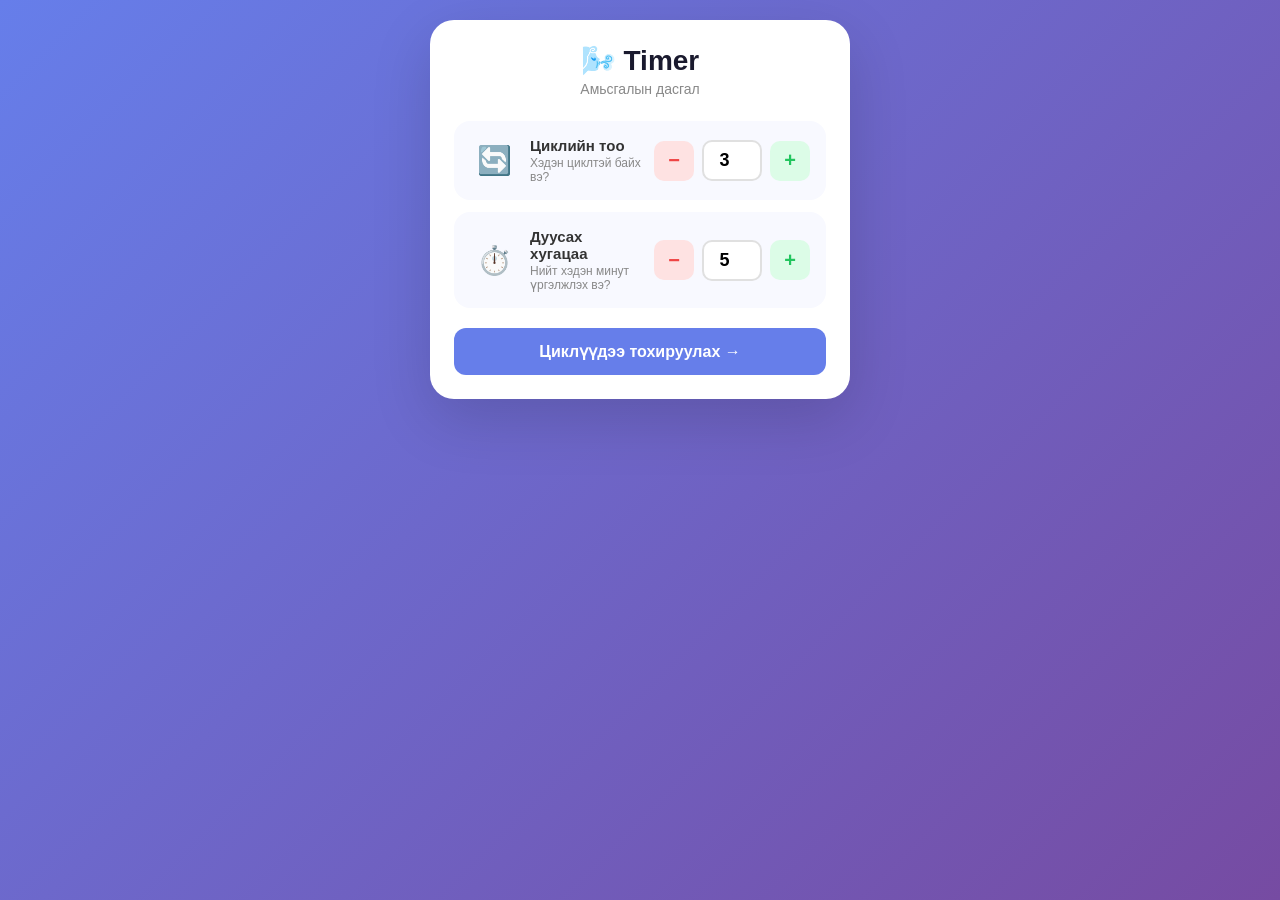
<file: clock-js/index.html>
<!DOCTYPE html>
<html lang="mn">
<head>
  <meta charset="UTF-8">
  <meta name="viewport" content="width=device-width, initial-scale=1.0">
  <title>🌬️ Timer - Амьсгалын дасгал</title>
  <link rel="stylesheet" href="style.css">
</head>
<body>
  <div class="container">
    <!-- Гарчиг -->
    <h1 class="title">🌬️ Timer</h1>
    <p class="subtitle">Амьсгалын дасгал</p>

    <!-- Алхам 1: Эхлэл тохиргоо -->
    <div id="step1" class="step active">
      <div class="card">
        <div class="card-icon">🔄</div>
        <div class="card-content">
          <h3>Циклийн тоо</h3>
          <p>Хэдэн циклтэй байх вэ?</p>
        </div>
        <div class="input-group">
          <button class="btn-minus" onclick="changeValue('cycleCount', -1)">−</button>
          <input type="number" id="cycleCount" value="3" min="1" max="50">
          <button class="btn-plus" onclick="changeValue('cycleCount', 1)">+</button>
        </div>
      </div>

      <div class="card">
        <div class="card-icon">⏱️</div>
        <div class="card-content">
          <h3>Дуусах хугацаа</h3>
          <p>Нийт хэдэн минут үргэлжлэх вэ?</p>
        </div>
        <div class="input-group">
          <button class="btn-minus" onclick="changeValue('finishMinutes', -1)">−</button>
          <input type="number" id="finishMinutes" value="5" min="1" max="120">
          <button class="btn-plus" onclick="changeValue('finishMinutes', 1)">+</button>
        </div>
      </div>

      <button class="btn-primary" onclick="goToStep2()">
        Циклүүдээ тохируулах →
      </button>
    </div>

    <!-- Алхам 2: Цикл тохируулах -->
    <div id="step2" class="step">
      <div class="page-indicator" id="pageIndicator"></div>

      <div class="cycle-card" id="cycleCard">
        <div class="cycle-number" id="cycleNumber">1</div>
        <label>Циклийн нэр</label>
        <input type="text" id="cycleName" class="cycle-input" value="Цикл 1">
        <label>Үргэлжлэх хугацаа (секунд)</label>
        <div class="input-group">
          <button class="btn-minus" onclick="changeCycleDuration(-1)">−</button>
          <input type="number" id="cycleDuration" value="5" min="1" max="600">
          <button class="btn-plus" onclick="changeCycleDuration(5)">+</button>
        </div>
      </div>

      <div class="btn-row">
        <button class="btn-secondary" id="prevBtn" onclick="prevCycle()">← Өмнөх</button>
        <button class="btn-primary" id="nextBtn" onclick="nextCycle()">Дараах →</button>
      </div>
    </div>

    <!-- Алхам 3: Дасгал -->
    <div id="step3" class="step">
      <div class="phase-badge" id="phaseBadge">🔄 Цикл 1</div>

      <!-- Тойрог -->
      <div class="circle" id="circle">
        <div class="circle-text">
          <span id="phaseText">Бэлэн</span>
          <span class="seconds" id="secondsDisplay"></span>
        </div>
      </div>

      <!-- Прогресс бар -->
      <div class="progress-bar">
        <div class="progress-fill" id="progressFill"></div>
      </div>

      <!-- Товчнууд -->
      <div class="btn-row">
        <button class="btn-start" id="startBtn" onclick="toggleBreathing()">▶ Эхлэх</button>
        <button class="btn-reset" onclick="resetToStep1()">⟲ Шинэчлэх</button>
      </div>

      <!-- Статистик -->
      <div class="stats">
        <span id="cycleStats">Цикл: 0 / 3</span>
        <span id="timeStats">Үлдсэн: 5:00</span>
      </div>

      <!-- Циклийн жагсаалт -->
      <div class="cycle-list" id="cycleList"></div>
    </div>
  </div>

  <script src="app.js"></script>
</body>
</html>
</file>
<file: clock-js/style.css>
/* ============================================
   🌬️ Timer - Амьсгалын дасгал
   CSS стиль
   ============================================ */

/* Үндсэн тохиргоо */
* {
  margin: 0;
  padding: 0;
  box-sizing: border-box;
}

body {
  font-family: -apple-system, BlinkMacSystemFont, 'Segoe UI', Roboto, sans-serif;
  background: linear-gradient(135deg, #667eea 0%, #764ba2 100%);
  min-height: 100vh;
  display: flex;
  justify-content: center;
  align-items: flex-start;
  padding: 20px;
  color: #333;
}

/* Үндсэн сав */
.container {
  background: white;
  border-radius: 24px;
  padding: 24px;
  max-width: 420px;
  width: 100%;
  box-shadow: 0 20px 60px rgba(0, 0, 0, 0.15);
}

/* Гарчиг */
.title {
  text-align: center;
  font-size: 28px;
  font-weight: 800;
  color: #1a1a2e;
  margin-bottom: 4px;
}

.subtitle {
  text-align: center;
  font-size: 14px;
  color: #888;
  margin-bottom: 24px;
}

/* Алхам харуулах/нуух */
.step {
  display: none;
}
.step.active {
  display: block;
}

/* ============ АЛХАМ 1: Картууд ============ */
.card {
  display: flex;
  align-items: center;
  gap: 12px;
  background: #f8f9ff;
  border-radius: 16px;
  padding: 16px;
  margin-bottom: 12px;
}

.card-icon {
  font-size: 28px;
  width: 48px;
  text-align: center;
}

.card-content {
  flex: 1;
}

.card-content h3 {
  font-size: 15px;
  font-weight: 700;
  margin-bottom: 2px;
}

.card-content p {
  font-size: 12px;
  color: #888;
}

/* ============ Товчнууд ============ */
.btn-primary {
  width: 100%;
  padding: 14px;
  background: #667eea;
  color: white;
  border: none;
  border-radius: 12px;
  font-size: 16px;
  font-weight: 600;
  cursor: pointer;
  transition: all 0.2s;
  margin-top: 8px;
}

.btn-primary:hover {
  background: #5a6fd6;
  transform: translateY(-1px);
  box-shadow: 0 4px 12px rgba(102, 126, 234, 0.4);
}

.btn-secondary {
  flex: 1;
  padding: 14px;
  background: white;
  color: #667eea;
  border: 2px solid #667eea;
  border-radius: 12px;
  font-size: 15px;
  font-weight: 600;
  cursor: pointer;
  transition: all 0.2s;
}

.btn-secondary:hover {
  background: #f0f2ff;
}

.btn-start {
  flex: 1;
  padding: 14px;
  background: #667eea;
  color: white;
  border: none;
  border-radius: 12px;
  font-size: 15px;
  font-weight: 600;
  cursor: pointer;
  transition: all 0.2s;
}

.btn-start:hover {
  background: #5a6fd6;
  transform: translateY(-1px);
}

.btn-start.running {
  background: #f5576c;
}

.btn-start.running:hover {
  background: #e04a5e;
}

.btn-reset {
  flex: 1;
  padding: 14px;
  background: white;
  color: #667eea;
  border: 2px solid #667eea;
  border-radius: 12px;
  font-size: 15px;
  font-weight: 600;
  cursor: pointer;
  transition: all 0.2s;
}

.btn-reset:hover {
  background: #f0f2ff;
}

.btn-row {
  display: flex;
  gap: 10px;
  margin-top: 16px;
}

/* ============ Тоо оруулах ============ */
.input-group {
  display: flex;
  align-items: center;
  gap: 8px;
}

.input-group input {
  width: 60px;
  text-align: center;
  font-size: 18px;
  font-weight: 700;
  padding: 8px;
  border: 2px solid #e0e0e0;
  border-radius: 10px;
  outline: none;
}

.input-group input:focus {
  border-color: #667eea;
}

.btn-minus, .btn-plus {
  width: 40px;
  height: 40px;
  border: none;
  border-radius: 10px;
  font-size: 20px;
  font-weight: 700;
  cursor: pointer;
  transition: all 0.2s;
}

.btn-minus {
  background: #fee2e2;
  color: #ef4444;
}

.btn-minus:hover {
  background: #fecaca;
}

.btn-plus {
  background: #dcfce7;
  color: #22c55e;
}

.btn-plus:hover {
  background: #bbf7d0;
}

/* ============ АЛХАМ 2: Цикл тохируулах ============ */
.page-indicator {
  display: flex;
  justify-content: center;
  gap: 8px;
  margin-bottom: 16px;
}

.page-dot {
  width: 10px;
  height: 10px;
  border-radius: 5px;
  background: #ddd;
  transition: all 0.3s;
}

.page-dot.active {
  width: 24px;
  background: #667eea;
}

.cycle-card {
  background: #f8f9ff;
  border: 2px solid rgba(102, 126, 234, 0.2);
  border-radius: 20px;
  padding: 24px;
  text-align: center;
}

.cycle-number {
  width: 48px;
  height: 48px;
  background: linear-gradient(135deg, #667eea, #764ba2);
  border-radius: 50%;
  display: flex;
  align-items: center;
  justify-content: center;
  color: white;
  font-size: 20px;
  font-weight: 800;
  margin: 0 auto 16px;
}

.cycle-card label {
  display: block;
  text-align: left;
  font-size: 13px;
  font-weight: 500;
  color: #888;
  margin-bottom: 6px;
}

.cycle-input {
  width: 100%;
  padding: 12px;
  font-size: 16px;
  font-weight: 700;
  text-align: center;
  border: 2px solid #e0e0e0;
  border-radius: 12px;
  outline: none;
  margin-bottom: 16px;
}

.cycle-input:focus {
  border-color: #667eea;
}

/* ============ АЛХАМ 3: Дасгал ============ */
.phase-badge {
  display: inline-block;
  padding: 6px 14px;
  background: rgba(102, 126, 234, 0.1);
  color: #667eea;
  border-radius: 20px;
  font-size: 14px;
  font-weight: 700;
  margin-bottom: 16px;
}

/* Тойрог */
.circle {
  width: 200px;
  height: 200px;
  border-radius: 50%;
  margin: 0 auto 16px;
  display: flex;
  align-items: center;
  justify-content: center;
  background: linear-gradient(135deg, #e0e5ff, #e0e5ff);
  box-shadow: 0 8px 32px rgba(102, 126, 234, 0.3);
  transition: all 0.3s;
}

.circle.speaking {
  background: linear-gradient(135deg, #667eea, #5a6fd6);
}

.circle.counting {
  background: linear-gradient(135deg, #43e97b, #38d976);
  animation: pulse 1s ease-in-out infinite;
}

@keyframes pulse {
  0%, 100% { transform: scale(1); }
  50% { transform: scale(1.1); }
}

.circle-text {
  text-align: center;
  color: white;
}

.circle-text span {
  display: block;
  font-size: 18px;
  font-weight: 700;
  text-shadow: 0 2px 8px rgba(0, 0, 0, 0.15);
}

.circle-text .seconds {
  font-size: 40px;
  font-weight: 800;
  margin-top: 4px;
}

/* Прогресс бар */
.progress-bar {
  height: 4px;
  background: #eee;
  border-radius: 3px;
  overflow: hidden;
  margin-bottom: 16px;
}

.progress-fill {
  height: 100%;
  background: linear-gradient(90deg, #667eea, #764ba2);
  border-radius: 3px;
  transition: width 0.3s;
  width: 0%;
}

/* Статистик */
.stats {
  display: flex;
  justify-content: space-between;
  font-size: 13px;
  color: #888;
  margin-top: 12px;
}

/* Циклийн жагсаалт */
.cycle-list {
  background: #f8f9ff;
  border-radius: 16px;
  padding: 12px;
  margin-top: 12px;
}

.cycle-list h4 {
  font-size: 14px;
  font-weight: 700;
  margin-bottom: 8px;
}

.cycle-item {
  display: flex;
  align-items: center;
  gap: 8px;
  padding: 4px 0;
}

.cycle-item:not(:last-child) {
  margin-bottom: 6px;
}

.cycle-index {
  width: 24px;
  height: 24px;
  background: #667eea;
  border-radius: 50%;
  display: flex;
  align-items: center;
  justify-content: center;
  color: white;
  font-size: 12px;
  font-weight: 700;
}

.cycle-name {
  flex: 1;
  font-size: 13px;
  font-weight: 600;
}

.cycle-duration {
  font-size: 12px;
  color: #888;
}

/* ============ Responsive ============ */
@media (max-width: 480px) {
  .container {
    padding: 16px;
  }
  .circle {
    width: 160px;
    height: 160px;
  }
  .circle-text .seconds {
    font-size: 32px;
  }
}
</file>
